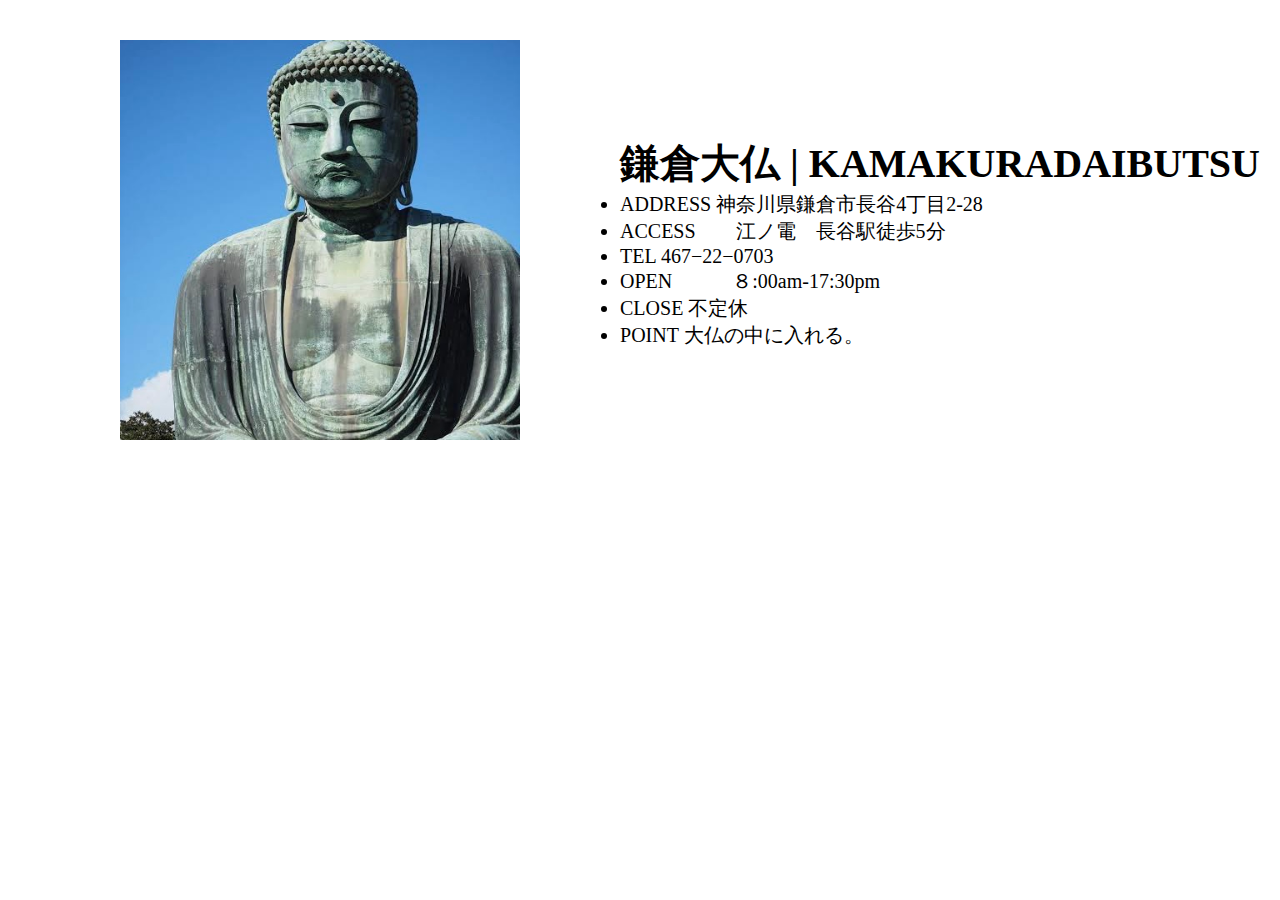
<file: daibutu.html>
<!DOCTYPE html>
<html lang="en">
<head>
    <meta charset="UTF-8">
    <meta name="viewport" content="width=device-width, initial-scale=1.0">
    <title>Document</title>
    <link rel="stylesheet" href="./assets/temple.css">
</head>
<body>
    <section class="section">
        <div class="section-left">
            <img src="./assets/img/大仏さんさん.jpg" alt="">
        </div>
    
        <div class="section-title">
            <h1>鎌倉大仏 | KAMAKURADAIBUTSU</h1>

        <div class="section-right"></div> 
            <ul>
                <li>ADDRESS  神奈川県鎌倉市長谷4丁目2-28
                </li>
                <li>ACCESS　　江ノ電　長谷駅徒歩5分</li>
                <li>TEL      467−22−0703</li>
                <li>OPEN　　　８:00am-17:30pm</li>
                <li>CLOSE    不定休</li>
                <li>POINT    大仏の中に入れる。</li>
            </ul>
        </div>
    
    </section>
</body>
</html>
</file>
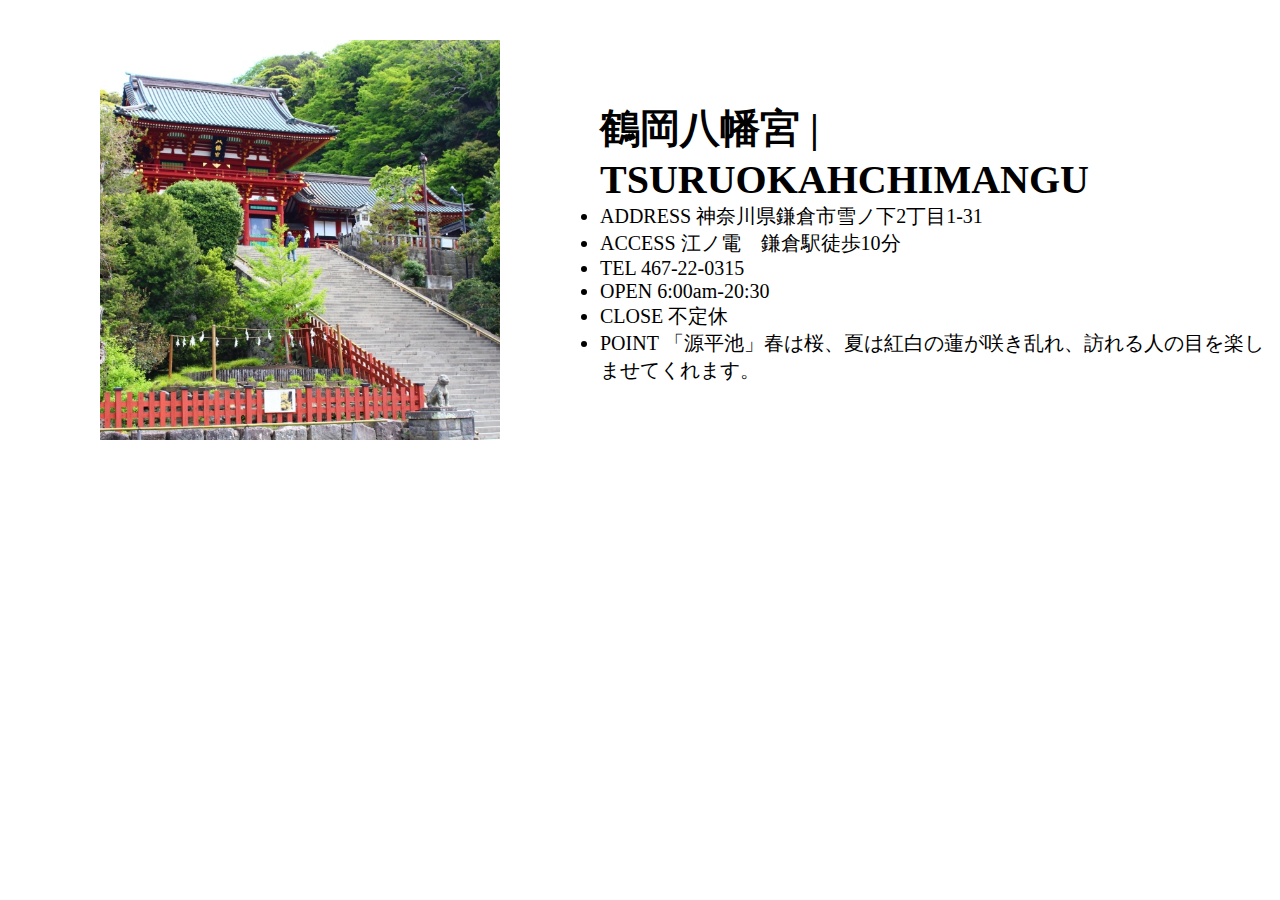
<file: hatimangu.html>
<!DOCTYPE html>
<html lang="en">
<head>
    <meta charset="UTF-8">
    <meta name="viewport" content="width=device-width, initial-scale=1.0">
    <title>Document</title>
    <link rel="stylesheet" href="./assets/temple.css">
</head>
<body class="hatiman">
    <section class="section">
        <div class="section-left">
            <img src="./assets/img/八幡.jpg" alt="">
        </div>
    
        <div class="section-title">
            <h1>鶴岡八幡宮 | TSURUOKAHCHIMANGU</h1>
        
        <div class="section-right">
            <ul>
                <li>ADDRESS  神奈川県鎌倉市雪ノ下2丁目1-31</li>
                <li>ACCESS   江ノ電　鎌倉駅徒歩10分</li>
                <li>TEL      467-22-0315</li>
                <li>OPEN     6:00am-20:30</li>
                <li>CLOSE    不定休</li>
                <li>POINT   「源平池」春は桜、夏は紅白の蓮が咲き乱れ、訪れる人の目を楽しませてくれます。</li>
            </ul>
        </div> 
    </section>
    
</body>
</html>
</file>
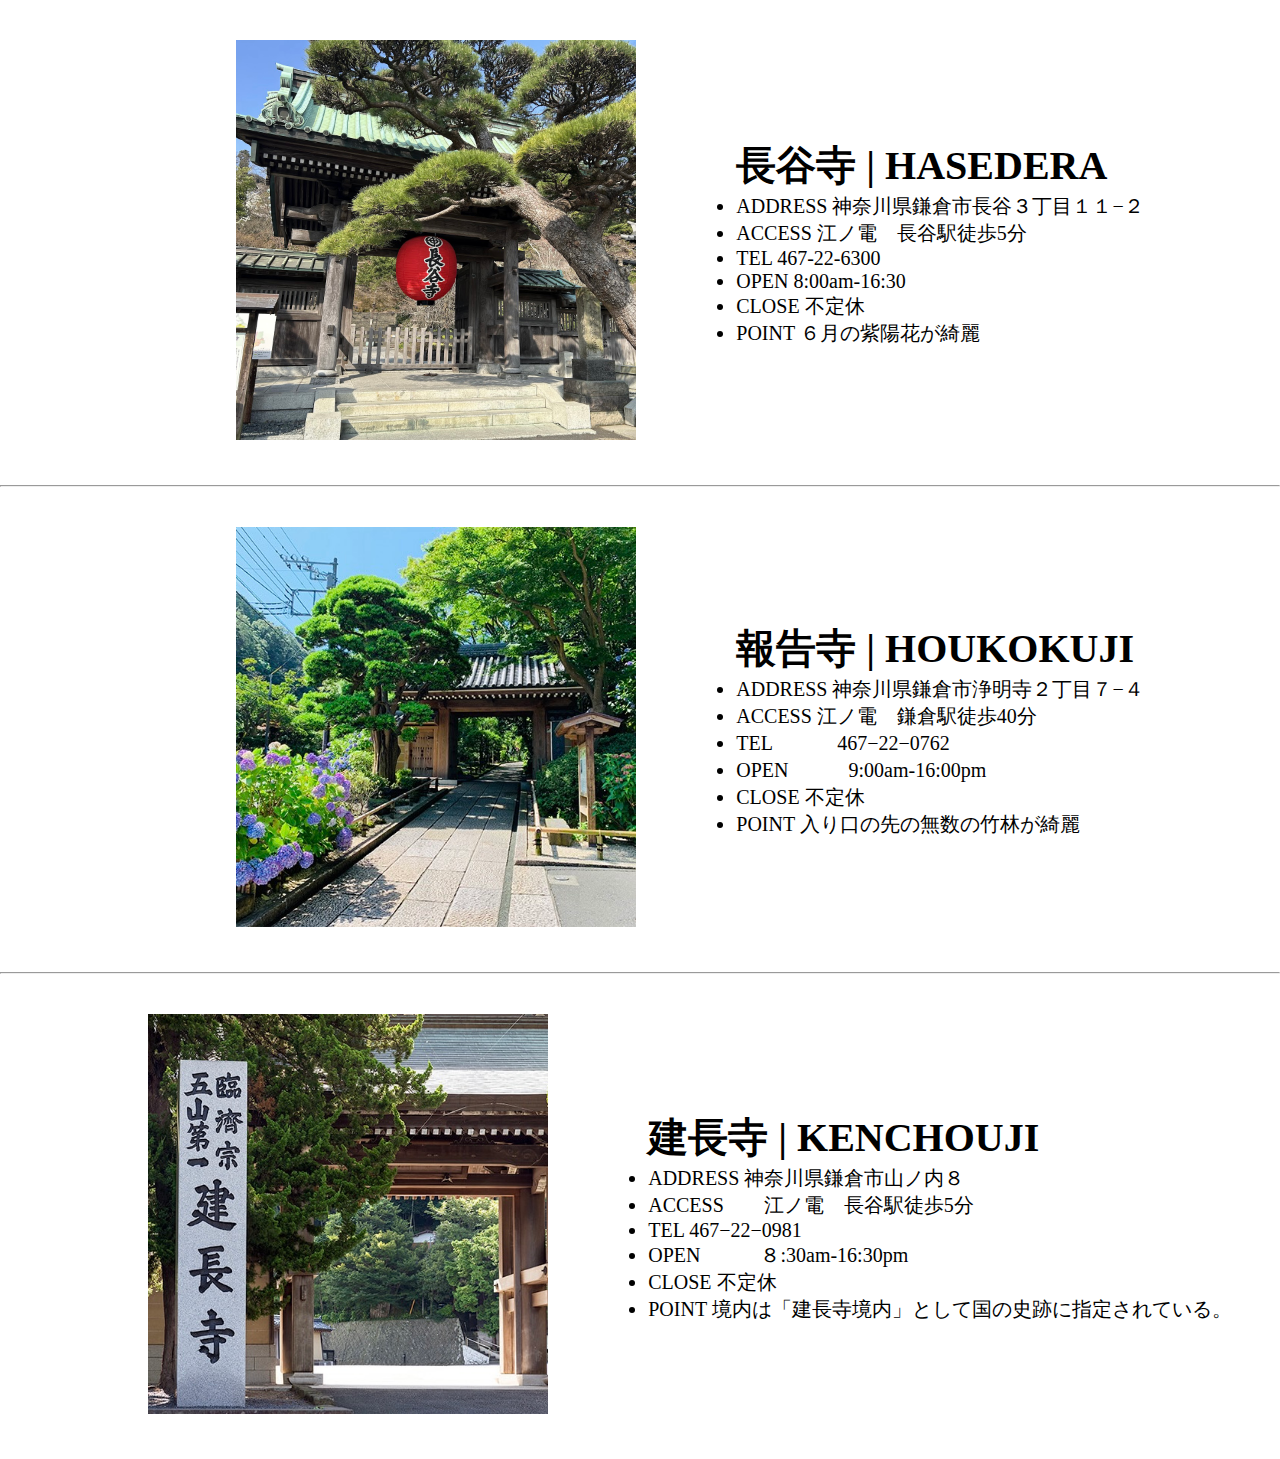
<file: temple.html>
<!DOCTYPE html>
<html lang="en">
<head>
    <meta charset="UTF-8">
    <meta name="viewport" content="width=device-width, initial-scale=1.0">
    <title>Document</title>
    <link rel="stylesheet" href="./assets/temple.css">
</head>
<body>
    <section class="section">
        <div class="section-left">
            <img src="./assets/img/長谷.jpg" alt="">
        </div>
    
        <div class="section-title">
            <h1>長谷寺 | HASEDERA</h1>
        
        <div class="section-right"></div>    
            <ul>
                <li>ADDRESS  神奈川県鎌倉市長谷３丁目１１−２</li>
                <li>ACCESS   江ノ電　長谷駅徒歩5分</li>
                <li>TEL      467-22-6300</li>
                <li>OPEN     8:00am-16:30</li>
                <li>CLOSE    不定休</li>
                <li>POINT    ６月の紫陽花が綺麗</li>
            </ul>
        </div> 
    </section>

    <hr>
    
    <section class="section">
        <div class="section-left">
            <img src="./assets/img/報告寺　外見.jpg" alt="">
        </div>
    
        <div class="section-title">
            <h1>報告寺 | HOUKOKUJI</h1>

        <div class="section-right"></div> 
            <ul>
                <li>ADDRESS  神奈川県鎌倉市浄明寺２丁目７−４</li>
                <li>ACCESS   江ノ電　鎌倉駅徒歩40分</li>
                <li>TEL　　　 467−22−0762</li>
                <li>OPEN　　　9:00am-16:00pm</li>
                <li>CLOSE    不定休</li>
                <li>POINT    入り口の先の無数の竹林が綺麗</li>
            </ul>
        </div>
    
    </section>

    <hr>
    
    <section class="section">
        <div class="section-left">
            <img src="./assets/img/建長　外見.jpg" alt="">
        </div>
    
        <div class="section-title">
            <h1>建長寺 | KENCHOUJI</h1>

        <div class="section-right"></div> 
            <ul>
                <li>ADDRESS  神奈川県鎌倉市山ノ内８</li>
                <li>ACCESS　　江ノ電　長谷駅徒歩5分</li>
                <li>TEL      467−22−0981</li>
                <li>OPEN　　　８:30am-16:30pm</li>
                <li>CLOSE    不定休</li>
                <li>POINT    境内は「建長寺境内」として国の史跡に指定されている。</li>
            </ul>
        </div>
    
    </section>
    
    
</body>
</html>
</file>
<file: assets/temple.css>
* {
    padding: 0;
    margin: 0;
}

.section {
    display: flex;
    justify-content: center;
    align-items: center;
    font-size: 20px;
  
}

.section img {
    height: 400px;
    margin: 40px  100px ;

}

.section-right {
    text-decoration: none;
    display: flex;
}

.body hatiman {
    margin: 0 auto;
}
</file>
